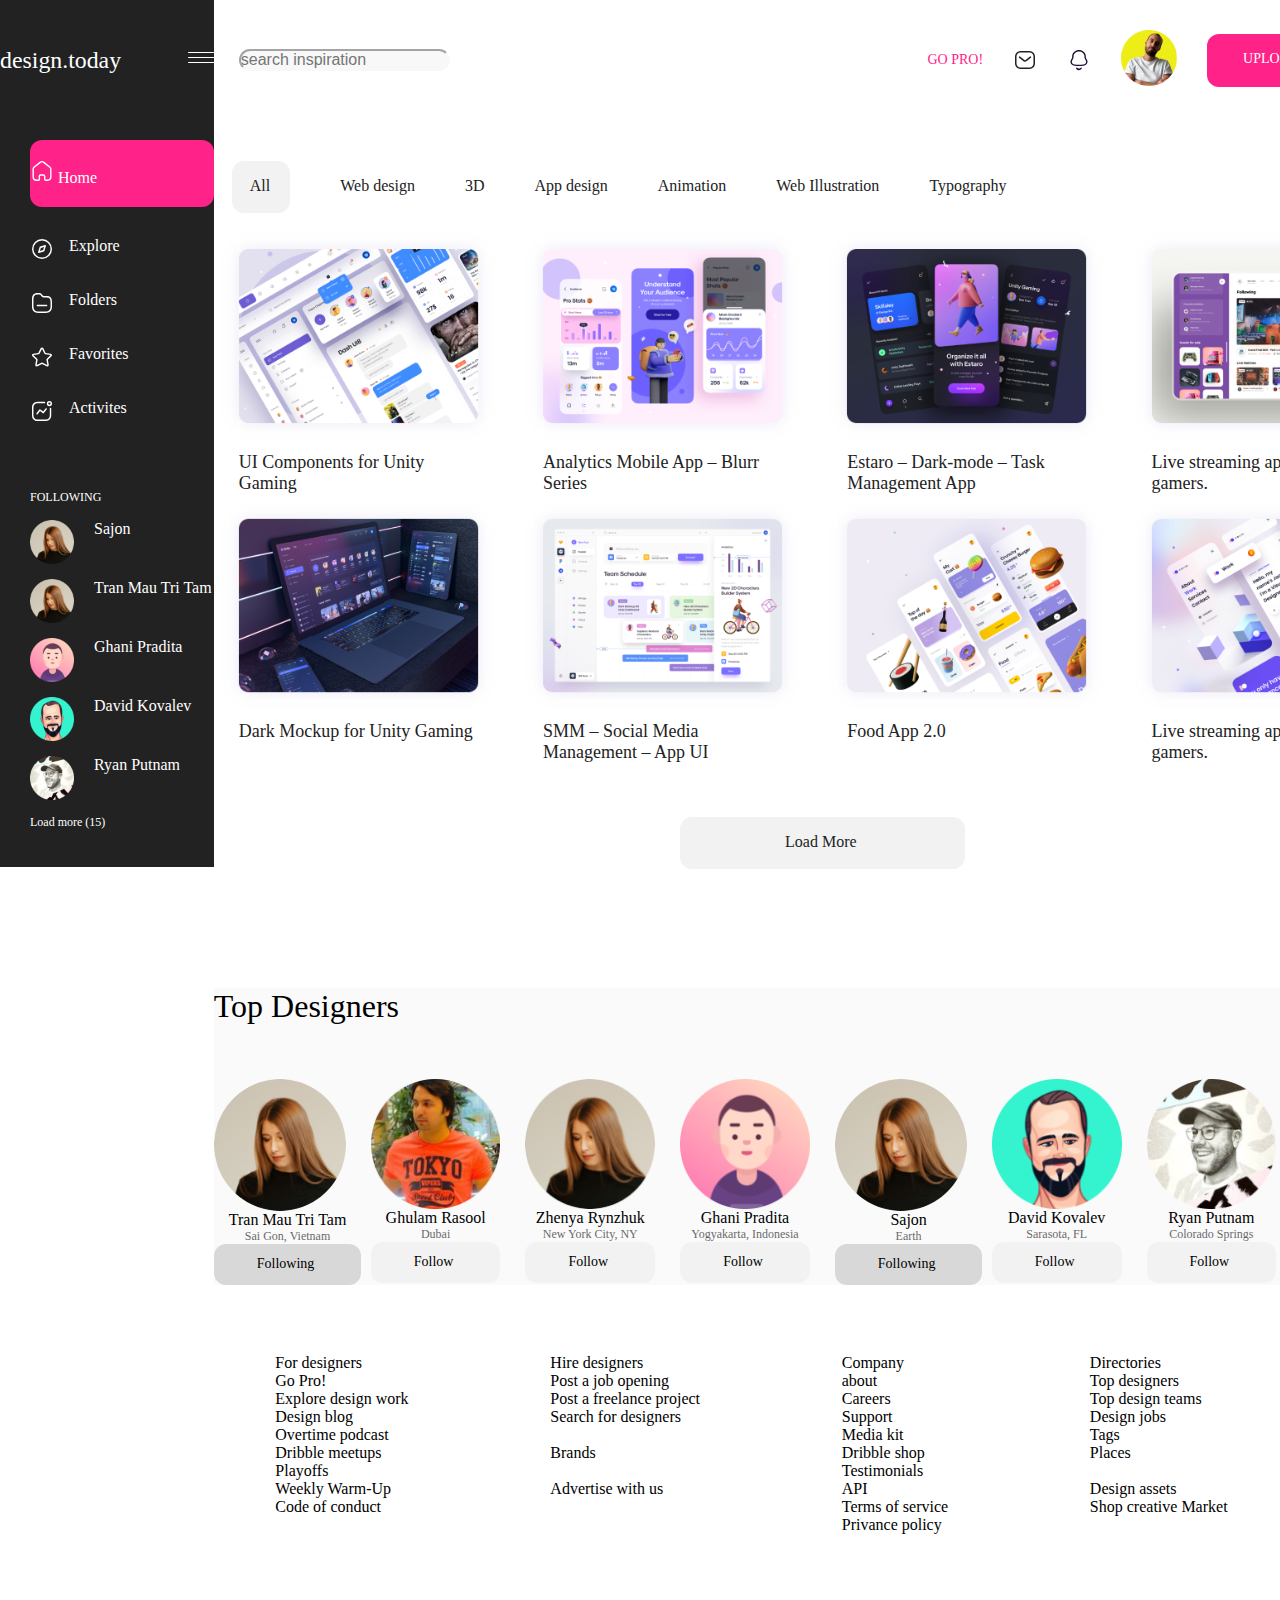
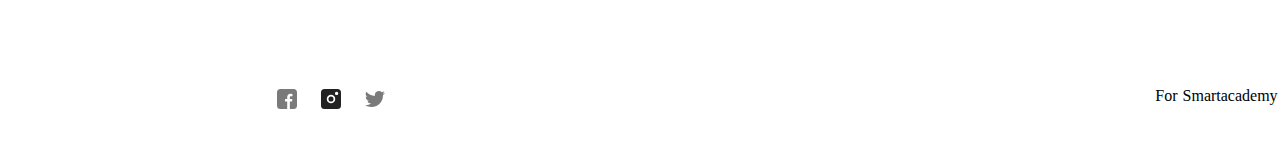
<file: index.html>
<!DOCTYPE html>
<html lang="en">
<head>
    <meta charset="UTF-8">
    <meta http-equiv="X-UA-Compatible" content="IE=edge">
    <meta name="viewport" content="width=device-width, initial-scale=1.0">
    <meta name="description" content="The web-site is for web-design, to chose web-designers, order the projects">
    <meta name="author" content="salome gelenidze">
    <meta name="keywords" content="web-design, web-development, web-designers, create web-page">

  <meta property="og:type" content="Website For web design" />
	<meta property="og:title" content="Design Today"/>
	<meta property="og:description" content="web-design, web-development, web-designers, create web-page" />
	<meta property="og:image" content="images\main-manu-img-1.png"/>


    <title>shualeduri</title>
    <link rel="stylesheet" type="text/css" href="css-files/style.css">
    <link rel="stylesheet" type="text/css" href="css-files/media.css">
    <link rel="stylesheet" type="text/css" href="css-files/font.css">
    
</head>
<body>
    <div class="conteiner">
	    <div class="parent">
	    	  <div class="box sidebar">
              <div class="black-box">
                <div class="elements-in-sidebar">
                  <section class="sidebar-flex-1">
                    <img class="design-today" src="images/design.today.svg" alt="design-today">
                    <a href="#"><img class="sidebar-img-1" src="images/sidebar-img-1.svg" alt="sidebar-icon"></a>
                  </section>
                  <section class="sidebar-flex-2">
                  <div class="sidebar-icon-section home-section">
                    <div class="home">
                      <img class="sidebar-icon" src="images/sidebar-icon-1.svg" alt="home-icon">
                      <a class="icon-text" href="#">Home</a>
                    </div> 
                  </div>
                  <div class="sidebar-icon-section">
                    <img class="sidebar-icon" src="images/sidebar-icon-2.svg" alt="explore-icon">
                    <a class="icon-text" href="#">Explore</a>
                  </div> 
                  <div class="sidebar-icon-section">
                    <img class="sidebar-icon" src="images/sidebar-icon-3.svg" alt="folders-icon">
                    <a class="icon-text" href="#">Folders</a>
                  </div> 
                  <div class="sidebar-icon-section">
                    <img class="sidebar-icon" src="images/sidebar-icon-4.svg" alt="favorites-icon">
                    <a class="icon-text" href="#">Favorites</a>
                  </div> 
                  <div class="sidebar-icon-section">
                    <img class="sidebar-icon" src="images/sidebar-icon-5.svg" alt="activites-icon">
                    <a class="icon-text" href="#">Activites</a>
                  </div>  
                  </section>
                  <section class="sidebar-flex-3">
                    <span class="navbar-text">FOLLOWING</span>
                    <div class="sidebar-designer-section">
                      <img class="sidebar-designers" src="images/designer-image-5.png" alt="Sajon">
                      <a class="icon-text" href="#">Sajon</a>
                    </div> 
                    <div class="sidebar-designer-section">
                      <img class="sidebar-designers" src="images/designer-image-1.png" alt="Tran-Mau">
                      <a class="icon-text" href="#">Tran Mau Tri Tam</a>
                    </div> 
                    <div class="sidebar-designer-section">
                      <img class="sidebar-designers" src="images/designer-image-4.png" alt="Ghani-Pradita">
                      <a class="icon-text" href="#">Ghani Pradita</a>
                    </div>
                    <div class="sidebar-designer-section">
                      <img class="sidebar-designers" src="images/designer-image-6.png" alt="David-Kovalev">
                      <a class="icon-text" href="#">David Kovalev</a>
                    </div>
                    <div class="sidebar-designer-section">
                      <img class="sidebar-designers" src="images/designer-image-7.png" alt="Ryan-Putnam">
                      <a class="icon-text" href="#">Ryan Putnam</a>
                    </div> 
                    <a class="navbar-text" href="#">Load more (15)</a> 
                    </section>  
                </div>  		
              </div>  
            </div>
		      <div class="box header-section">
              <header>
                <div class="header-icons">
                  <form class="search-box">
                    <input tipe="text" id="search" placeholder="search inspiration">
                      <!-- <a class="search-icon" href="#">
                        <img class="search-icon-image" src="images/search-icon.svg" alt="search-icon">
                      </a>   -->
                    </form> 
                    <span class="go-pro">GO PRO!</span>
                    <img class="envelope-icon" src="images/header-icon-1.svg" alt="envelope">
                    <img class="bell-icon" src="images/header-icon-2.svg" alt="bell">
                    <a href="table-page.html">
                       <img class="header-photo" src="images/header-photo.png" alt="round-img">
                      </a>   
                    <span class="upload-button">UPLOAD</span>
                </div>
              </header>
            </div>
		        <div class="main-menu">
              <div class="mid-conteiner">
                <navbar class="ul-and-filter">
                  <ul class="navbar-ul">
                    <li>
                      <a class="all" href="#">All</a>
                    </li>
                    <li>
                      <a href="#">Web design</a>
                    </li>
                    <li>
                      <a href="#">3D</a>
                    </li>
                    <li>
                      <a href="#">App design</a>
                    </li>
                    <li>
                      <a href="#">Animation</a>
                    </li>
                    <li>
                      <a href="#">Web Illustration</a>
                    </li>
                    <li>
                      <a href="#">Typography</a>
                    </li>
                  </ul>
                  <div class="filter-section">
                    <a class="filter" href="#">
                      <img src="images/filter-icon.svg" alt="filter-icon">
                      <span class="filt">Filter</span>
                    </a>
                  </div>  
                </navbar>
                <div class="grid-mid-menu">
                    <div class="box img-1">
                      <a href="#">
                         <img class="main-menu-img" src="images/main-manu-img-1.png" alt="ui-components">
                        </a>   
                      <div class="image-text-box">
                        <span class="image-text">UI Components for Unity Gaming</span>
                      </div>
                  </div>
                  <div class="box img-2">
                    <a href="#">
                      <img class="main-menu-img" src="images/main-manu-img-2.png" alt="Analytics-Mobile-App">
                    </a>  
                      <div class="image-text-box">
                        <span class="image-text">Analytics Mobile App – Blurr Series</span>
                      </div>
                  </div>
                  <div class="box img-3">
                    <a href="#">
                      <img class="main-menu-img" src="images/main-manu-img-3.png" alt="Live-streaming">
                    </a>  
                      <div class="image-text-box">
                        <span class="image-text">Estaro – Dark-mode – Task Management App</span>
                      </div>
                  </div>
                  <div class="box img-4">
                    <a href="#">
                      <img class="main-menu-img" src="images/main-manu-img-4.png" alt="Dark-Mockup">
                    </a>  
                      <div class="image-text-box">
                        <span class="image-text">Live streaming application for gamers.</span>
                      </div>
                  </div>
                  <div class="box img-5">
                    <a href="#">
                      <img class="main-menu-img" src="images/main-manu-img-5.png" alt="SMM">
                    </a>  
                      <div class="image-text-box">
                        <span class="image-text">Dark Mockup for Unity Gaming</span>
                      </div>
                  </div>
                  <div class="box img-6">
                    <a href="#">
                      <img class="main-menu-img" src="images/main-manu-img-6.png" alt="SMM">
                    </a>  
                      <div class="image-text-box">
                        <span class="image-text">SMM – Social Media Management – App UI</span>
                      </div>
                  </div>
                  <div class="box img-7">
                    <a href="#">
                      <img class="main-menu-img" src="images/main-manu-img-7.png" alt="food-app">
                    </a>  
                      <div class="image-text-box">
                        <span class="image-text">Food App 2.0</span>
                      </div>
                  </div>
                  <div class="box img-8">
                    <a href="#">
                      <img class="main-menu-img" src="images/main-manu-img-8.png" alt="Live-streaming">
                    </a>  
                      <div class="image-text-box">
                        <span class="image-text">Live streaming application for gamers.</span>
                      </div>
                  </div>
                </div>
                <div class="span-box">
                  <a href="#">
                    <span class="load-more">Load More</span>
                  </a>   
                </div>
              </div> 
            </div> 
            <div class="box designers-section">
              <div class="mid-conteiner designer-box">
                <div class="designer-box-flex">
                  <span class="top-designers">Top Designers</span>
                  <span class="view-all">View all</span>
                </div>
                <div class="round-images-flex">
                  <div class="round-img-section">
                    <img class="round-image" src="images/designer-image-1.png" alt="Tran-Mau-Tri-Tam">
                    <span class="name">Tran Mau Tri Tam</span>
                    <span class="country">Sai Gon, Vietnam</span>
                    <span class="following">Following</span>
                  </div>
                  <div class="round-img-section">
                    <img class="round-image" src="images/designer-image-2.png" alt="Ghulam-Rasool">
                    <span class="name">Ghulam Rasool</span>
                    <span class="country">Dubai</span>
                    <span class="follow">Follow</span>
                  </div>
                  <div class="round-img-section">
                    <img class="round-image" src="images/designer-image-3.png" alt="Zhenya-Rynzhuk">
                    <span class="name">Zhenya Rynzhuk</span>
                    <span class="country">New York City, NY</span>
                    <span class="follow">Follow</span>
                  </div>
                  <div class="round-img-section">
                    <img class="round-image" src="images/designer-image-4.png" alt="Ghani-Pradita">
                    <span class="name">Ghani Pradita</span>
                    <span class="country">Yogyakarta, Indonesia</span>
                    <span class="follow">Follow</span>
                  </div>
                  <div class="round-img-section">
                    <img class="round-image" src="images/designer-image-5.png" alt="Sajon">
                    <span class="name">Sajon</span>
                    <span class="country">Earth</span>
                    <span class="following">Following</span>
                  </div>
                  <div class="round-img-section">
                    <img class="round-image" src="images/designer-image-6.png" alt="David-Kovalev">
                    <span class="name">David Kovalev</span>
                    <span class="country">Sarasota, FL</span>
                    <span class="follow">Follow</span>
                  </div>
                  <div class="round-img-section">
                    <img class="round-image" src="images/designer-image-7.png" alt="Ryan-Putnam">
                    <span class="name">Ryan Putnam</span>
                    <span class="country"> Colorado Springs</span>
                    <span class="follow">Follow</span>
                  </div>
                  <div class="round-img-section">
                    <img class="round-image" src="images/designer-image-8.png" alt="Dmitry-Lauretsky">
                    <span class="name">Dmitry Lauretsky</span>
                    <span class="country">Omsk, Russia</span>
                    <span class="follow">Follow</span>
                  </div>  
                </div>
              </div>
            </div>
          <footer class="footer">
              <div class="footer-section">
                <div class="grid-table">
                  <div class="box footer-item-1">For designers</div>
                  <div class="box footer-item-2">Hire designers</div>
                  <div class="box footer-item-3">Company</div>
                  <div class="box footer-item-4">Directories</div>
                  <div class="box footer-item-5">Go Pro!</div>
                  <div class="box footer-item-6">Post a job opening</div>
                  <div class="box footer-item-7">about</div>
                  <div class="box footer-item-8">Top designers</div>
                  <div class="box footer-item-9">Explore design work</div>
                  <div class="box footer-item-10">Post a freelance project</div>
                  <div class="box footer-item-11">Careers</div>
                  <div class="box footer-item-12">Top design teams</div>
                  <div class="box footer-item-13">Design blog</div>
                  <div class="box footer-item-14">Search for designers</div>
                  <div class="box footer-item-15">Support</div>
                  <div class="box footer-item-16">Design jobs</div>
                  <div class="box footer-item-17">Overtime podcast</div>
                  <div class="box footer-item-18">Media kit</div>
                  <div class="box footer-item-19">Tags</div>
                  <div class="box footer-item-20">Dribble meetups</div>
                  <div class="box footer-item-21">Brands</div>
                  <div class="box footer-item-22">Dribble shop</div>
                  <div class="box footer-item-23">Places</div>
                  <div class="box footer-item-24">Playoffs</div>
                  <div class="box footer-item-25">Testimonials</div>
                  <div class="box footer-item-26">Weekly Warm-Up</div>
                  <div class="box footer-item-27">Advertise with us</div>
                  <div class="box footer-item-28">API</div>
                  <div class="box footer-item-29">Design assets</div>
                  <div class="box footer-item-30">Code of conduct</div>
                  <div class="box footer-item-31">Terms of service</div>
                  <div class="box footer-item-32">Shop creative Market</div>
                  <div class="box footer-item-33">Privance policy</div>
                </div>
                <div class="icons-for-flex">
                  <a class="social-icon" href="# target="blank"><img src="images/facebook-icon.svg" alt="facebook-icon"></a>
                  <a class="social-icon" href="# target="blank"><img src="images/instagram-icon.svg" alt="instagram-icon""></a>
                  <a class="social-icon" href="# target="blank"><img src="images/twitter-icon.svg" alt="twitter-icon""></a>
                  <div class="for-smartacademy">
                     <span class="for">For</span>
                     <span class="smartacademy">Smartacademy</span>
                  </div>
              </div>
                </div>
              </div>
            </footer>   
          </div>  
	    </div>	 
</body>
</html>
</file>
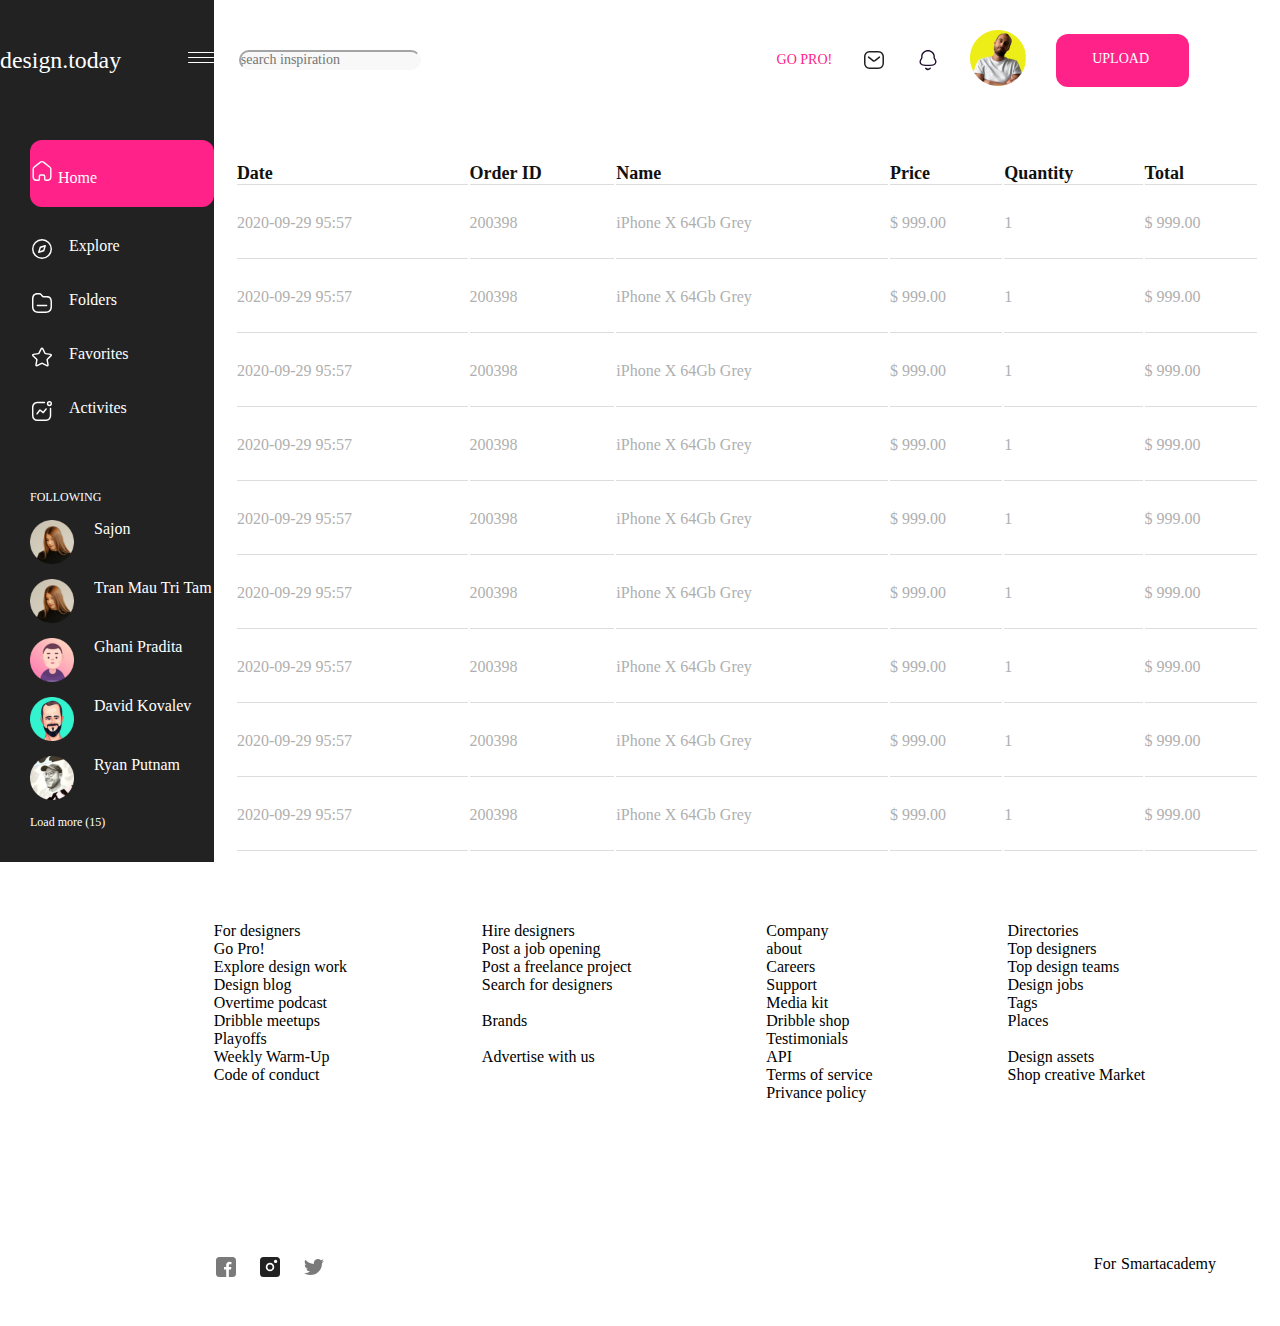
<file: table-page.html>
<!DOCTYPE html>
<html lang="en">
<head>
    <meta charset="UTF-8">
    <meta http-equiv="X-UA-Compatible" content="IE=edge">
    <meta name="viewport" content="width=device-width, initial-scale=1.0">
    <meta name="description" content="The web-site is for web-design, to chose web-designers, order the projects">
    <meta name="author" content="salome gelenidze">
    <meta name="keywords" content="web-design, web-development, web-designers, create web-page">

    <meta property="og:type" content="Website For web design" />
	<meta property="og:title" content="Design Today"/>
	<meta property="og:description" content="web-design, web-development, web-designers, create web-page" />
	<meta property="og:image" content="images\main-manu-img-1.png"/>
    <title>shualeduri</title>
    <link rel="stylesheet" type="text/css" href="css-files/second-page-style.css">
    <link rel="stylesheet" type="text/css" href="css-files/media.css">
    <link rel="stylesheet" type="text/css" href="css-files/font.css">
</head>
<body>
    <div class="conteiner">
	    <div class="parent">
	        <div class="box sidebar">
                <div class="black-box">
                    <div class="elements-in-sidebar">
                        <section class="sidebar-flex-1">
                          <img class="design-today" src="images/design.today.svg" alt="design-today">
                          <a href="#"><img class="sidebar-img-1" src="images/sidebar-img-1.svg" alt="sidebar-icon"></a>
                        </section>
                        <section class="sidebar-flex-2">
                            <div class="sidebar-icon-section home-section">
                               <div class="home">
                                  <img class="sidebar-icon" src="images/sidebar-icon-1.svg" alt="home-icon">
                                  <a class="icon-text" href="#">Home</a>
                                </div> 
                            </div>
                            <div class="sidebar-icon-section">
                               <img class="sidebar-icon" src="images/sidebar-icon-2.svg" alt="explore-icon">
                               <a class="icon-text" href="#">Explore</a>
                            </div> 
                            <div class="sidebar-icon-section">
                              <img class="sidebar-icon" src="images/sidebar-icon-3.svg" alt="folders-icon">
                              <a class="icon-text" href="#">Folders</a>
                            </div> 
                            <div class="sidebar-icon-section">
                              <img class="sidebar-icon" src="images/sidebar-icon-4.svg" alt="favorites-icon">
                              <a class="icon-text" href="#">Favorites</a>
                            </div> 
                            <div class="sidebar-icon-section">
                              <img class="sidebar-icon" src="images/sidebar-icon-5.svg" alt="activites-icon">
                             <a class="icon-text" href="#">Activites</a>
                            </div>  
                        </section>
                        <section class="sidebar-flex-3">
                            <span class="navbar-text">FOLLOWING</span>
                            <div class="sidebar-designer-section">
                              <img class="sidebar-designers" src="images/designer-image-5.png" alt="Sajon">
                              <a class="icon-text" href="#">Sajon</a>
                            </div> 
                            <div class="sidebar-designer-section">
                              <img class="sidebar-designers" src="images/designer-image-1.png" alt="Tran-Mau">
                              <a class="icon-text" href="#">Tran Mau Tri Tam</a>
                            </div> 
                            <div class="sidebar-designer-section">
                              <img class="sidebar-designers" src="images/designer-image-4.png" alt="Ghani-Pradita">
                              <a class="icon-text" href="#">Ghani Pradita</a>
                            </div>
                            <div class="sidebar-designer-section">
                              <img class="sidebar-designers" src="images/designer-image-6.png" alt="David-Kovalev">
                              <a class="icon-text" href="#">David Kovalev</a>
                            </div>
                            <div class="sidebar-designer-section">
                              <img class="sidebar-designers" src="images/designer-image-7.png" alt="Ryan-Putnam">
                              <a class="icon-text" href="#">Ryan Putnam</a>
                            </div> 
                            <a class="navbar-text" href="#">Load more (15)</a> 
                          </section>  
                        </div>  		
                      </div>  
                    </div>	        
            <div class="box header-section">
                <header>
                    <div class="header-icons">
                      <form class="first-item">
                        <input tipe="text" id="search" placeholder="search inspiration">
                      </form> 
                      <span class="go-pro">GO PRO!</span>
                      <img class="envelope-icon" src="images/header-icon-1.svg" alt="envelope">
                      <img class="bell-icon" src="images/header-icon-2.svg" alt="bell">
                      <a href="index.html">
                          <img class="header-photo" src="images/header-photo.png" alt="round-img">
                        </a>  
                      <span class="upload-button">UPLOAD</span>
                    </div>
                </header>
            </div>
            <div class="box table-section">
                <div class="table-conteiner">
                    <table>
                        <tr>
                          <th>Date</th>
                          <th>Order ID</th>
                          <th>Name</th>
                          <th>Price</th>
                          <th>Quantity</th>
                          <th>Total</th>
                        </tr>
                        <tr>
                          <td>2020-09-29 95:57</td>
                          <td>200398</td>
                          <td>iPhone X 64Gb Grey</td>
                          <td>$ 999.00</td>
                          <td>1</td>
                          <td>$ 999.00</td>
                        </tr>
                        <tr>
                          <td>2020-09-29 95:57</td>
                          <td>200398</td>
                          <td>iPhone X 64Gb Grey</td>
                          <td>$ 999.00</td>
                          <td>1</td>
                          <td>$ 999.00</td>
                        </tr>
                        <tr>
                          <td>2020-09-29 95:57</td>
                          <td>200398</td>
                          <td>iPhone X 64Gb Grey</td>
                          <td>$ 999.00</td>
                          <td>1</td>
                          <td>$ 999.00</td>
                        </tr>  
                        <tr>
                          <td>2020-09-29 95:57</td>
                          <td>200398</td>
                          <td>iPhone X 64Gb Grey</td>
                          <td>$ 999.00</td>
                          <td>1</td>
                          <td>$ 999.00</td>
                        </tr>
                        <tr>
                          <td>2020-09-29 95:57</td>
                          <td>200398</td>
                          <td>iPhone X 64Gb Grey</td>
                          <td>$ 999.00</td>
                          <td>1</td>
                          <td>$ 999.00</td>
                        </tr>
                        <tr>
                          <td>2020-09-29 95:57</td>
                          <td>200398</td>
                          <td>iPhone X 64Gb Grey</td>
                          <td>$ 999.00</td>
                          <td>1</td>
                          <td>$ 999.00</td>
                        </tr>
                        <tr>
                          <td>2020-09-29 95:57</td>
                          <td>200398</td>
                          <td>iPhone X 64Gb Grey</td>
                          <td>$ 999.00</td>
                          <td>1</td>
                          <td>$ 999.00</td>
                        </tr>
                        <tr>
                          <td>2020-09-29 95:57</td>
                          <td>200398</td>
                          <td>iPhone X 64Gb Grey</td>
                          <td>$ 999.00</td>
                          <td>1</td>
                          <td>$ 999.00</td>
                        </tr>
                        <tr>
                          <td>2020-09-29 95:57</td>
                          <td>200398</td>
                          <td>iPhone X 64Gb Grey</td>
                          <td>$ 999.00</td>
                          <td>1</td>
                          <td>$ 999.00</td>
                        </tr>
                    </table>

                </div>
            </div>
            <footer class="footer">
                <div class="footer-section">
                    <div class="grid-table">
                      <div class="box footer-item-1">For designers</div>
                      <div class="box footer-item-2">Hire designers</div>
                      <div class="box footer-item-3">Company</div>
                      <div class="box footer-item-4">Directories</div>
                      <div class="box footer-item-5">Go Pro!</div>
                      <div class="box footer-item-6">Post a job opening</div>
                      <div class="box footer-item-7">about</div>
                      <div class="box footer-item-8">Top designers</div>
                      <div class="box footer-item-9">Explore design work</div>
                      <div class="box footer-item-10">Post a freelance project</div>
                      <div class="box footer-item-11">Careers</div>
                      <div class="box footer-item-12">Top design teams</div>
                      <div class="box footer-item-13">Design blog</div>
                      <div class="box footer-item-14">Search for designers</div>
                      <div class="box footer-item-15">Support</div>
                      <div class="box footer-item-16">Design jobs</div>
                      <div class="box footer-item-17">Overtime podcast</div>
                      <div class="box footer-item-18">Media kit</div>
                      <div class="box footer-item-19">Tags</div>
                      <div class="box footer-item-20">Dribble meetups</div>
                      <div class="box footer-item-21">Brands</div>
                      <div class="box footer-item-22">Dribble shop</div>
                      <div class="box footer-item-23">Places</div>
                      <div class="box footer-item-24">Playoffs</div>
                      <div class="box footer-item-25">Testimonials</div>
                      <div class="box footer-item-26">Weekly Warm-Up</div>
                      <div class="box footer-item-27">Advertise with us</div>
                      <div class="box footer-item-28">API</div>
                      <div class="box footer-item-29">Design assets</div>
                      <div class="box footer-item-30">Code of conduct</div>
                      <div class="box footer-item-31">Terms of service</div>
                      <div class="box footer-item-32">Shop creative Market</div>
                      <div class="box footer-item-33">Privance policy</div>
                    </div>
                    <div class="icons-for-flex">
                        <a class="social-icon" href="# target="blank"><img src="images/facebook-icon.svg" alt="facebook-icon"></a>
                        <a class="social-icon" href="# target="blank"><img src="images/instagram-icon.svg" alt="instagram-icon""></a>
                        <a class="social-icon" href="# target="blank"><img src="images/twitter-icon.svg" alt="twitter-icon""></a>
                        <div class="for-smartacademy">
                           <span class="for">For</span>
                           <span class="smartacademy">Smartacademy</span>
                        </div>
                    </div>
                  </div>
            </footer>
        </div>
    </div>
</body>
</html>
</file>
<file: css-files/style.css>
*{
	margin: 0;
	padding: 0;
	box-sizing: border-box;
	font-size: 100%;
}
.conteiner {
	width: 100%;
	margin:  0 auto;
}
.parent {
	display: grid;
	grid-template-columns: 16.7% auto;
}

/* --styles for sidebar-- */
.sidebar {
    grid-row: span 4;
}
.black-box{
    max-width:319px;
    width:100%;
    margin:0 auto;
    height:49.3%;
    background-color:#222222;
    padding-top: 42px;
}
.elements-in-sidebar {
    max-width:220px;
    width:100%;
    margin:0 auto;
}
.sidebar-flex-1 {
    display: flex;
    justify-content: space-between;
    align-items: center;
    margin-bottom: 66px;
}
.design-today {
    max-width:146px;
    width:100%;
    font-family: 'Avenir-book';
}
.sidebar-img-1{
    max-width:26px;
    width:100%;
}
.sidebar-flex-2 {
    display:flex;
    flex-direction: column;
    gap:30px;
    padding-left: 30px;
}
.sidebar-icon{
    max-width:24px;
    width:100%;
}
.icon-text{
    color: #FFFFFF;
    font-size:16px;
    font-family: 'Avenir-Medium';
}
.sidebar-icon-section{
    display:flex;
    gap:15px;
}
.home-section{
    background-color: #FF2288;
    border-radius:12px;
}
.home{
    padding-top:19px;
    padding-bottom: 20px;
    border-radius:12px;
}
.sidebar-flex-3 {
    display:flex;
    flex-direction: column;
    gap:15px;
    padding-left: 30px;
    margin-top:67px;
}
.sidebar-designers{
    max-width: 44px;
    width:100%;
}
.sidebar-designer-section{
    display: flex;
    gap:20px;
}
.navbar-text {
    color:#FFFFFF;
    font-size: 12px;
    font-family: 'Avenir-heavy';
}

/* --Styles for header-- */
.header-icons {
    display: flex;
    gap: 30px;
    margin:30px 91px 71px 25px;
    align-items: center;
    justify-content: flex-end;  
}
.search-box {
    margin-right: auto;
    
}
.go-pro{
    color:#FF2288;
    font-size: 14px;
    font-family: 'Avenir-heavy';
}
.upload-button{
    background-color: #FF2288;
    color:#FFFFFF;
    font-size:14px;
    font-family: 'Avenir-heavy';
    padding: 17px 40px 20px 36px;
    border-radius: 12px;
}
#search {
    background-color: #F8F8F8;
    border-radius: 12px;
    outline: none;
    border-color: #F8F8F8;
    max-width: 446px;
    width:100%;
}


/* --styles for main menu-- */

.mid-conteiner {
    max-width: 1231px;
    width: 100%;
    margin: 0 auto;
}
.navbar-ul {
    display: flex;
    list-style-type: none;
    font-family: 'Avenir-heavy';
    gap: 50px;

}
.ul-and-filter {
    max-width: 1200px;
    width:100%;
    display: flex;
    justify-content: space-between;
    padding: 16px 20px 19px 18px;
}
a {
    text-decoration: none;
    color: #222222;
    font-family: 'Avenir-book';
    font-size:16px;
}
.all {
    background-color: #F2F2F2;
    border-radius: 12px;
    padding: 16px 20px 19px 18px;
}
.filter-section:{
    max-width: 157px;
    width:100%;
    background-color:#D8D8D8;
    border-radius: 12px;
    text-align: center;
}


.grid-mid-menu {
    width:100%;
    display: grid;
    grid-template-columns: auto auto auto auto;
    grid-template-rows: auto auto;
}  

.main-menu-img {
    max-width: 289px;
    width:100%;
}

.image-text {
    font-size: 18px;
    font-family: 'Avenir-Medium';
    color:#222222;
    opacity: 1;
}
.image-text-box{
    display: flex;
    max-width:289px;
    width:100%;
    flex-wrap: wrap;
    padding-left:25px;
    padding-right:25px;
    background-color: white;
    border-radius:12px;
    transition-property: all;
    transition-delay: 0.3s;
    transition-duration: 2s;
}
.image-text-box:hover{
    background-color: #FF2288;
}
.load-more {
    font-size:16px;
    font-family: 'Avenir-heavy';
    padding: 16px 108px 19px 105px;
    background-color: #F2F2F2;
    border-radius: 12px;
}
.span-box {
    max-width:289px;
    width:100%;
    margin:0 auto;
    text-align: center;
    margin-top:70px;
    margin-bottom: 70px;
}

/* --Styles for designers-section-- */


.designer-box {
background-color:#FAFAFA;
}
.designer-box-flex {
    display: flex;
    justify-content: space-between;
    margin-top: 67px; 
}
.top-designers {
    font-size: 32px;
    font-family: 'Avenir-heavy';
}
.view-all{
    font-size: 14px;
    font-family: 'Avenir-heavy';
    opacity: 0.3;
}
.round-images-flex{
   display: flex;
    justify-content: space-between;
    gap:25px;
    margin-top: 54px;
    text-align: center;
}
.round-img-section{
    max-width: 132px;
    width:100%;
    display: flex;
    flex-wrap: wrap;
    flex-direction: column;
}
.round-image {
    max-width: 132px;
    width:100%;
}
.name{
    font-size:16px;
    font-family: 'Avenir-Medium';
    opacity: 1;
}
.country{
    font-size:12px;
    font-family: 'Avenir-book';
    opacity: 0.6;
}
.following{
    background-color:#D8D8D8; 
    font-size: 14px;
    font-family: 'Avenir-heavy';
    padding: 12px 47px 13px 43px;
    opacity: 1;
    border-radius: 12px;
}
.follow{
    font-size: 14px;
    font-family: 'Avenir-heavy';
    padding: 12px 47px 13px 43px;
    opacity: 1;
    background-color: #F2F2F2;
    border-radius: 12px;
}

/* --Footer Styles-- */

.footer-section{
    max-width:1094px;
    width:100%;
    margin:0 auto;
}
.grid-table {
    display: grid;
    grid-template-columns: auto auto auto auto;
    grid-template-rows:auto auto auto auto auto auto auto auto auto auto auto;
    grid-auto-rows: minmax(21px, auto);
    margin-top:69px;
}

.footer-item-1 {
grid-row: span 2;
}
.footer-item-2 {
    grid-row: span 2;  
}
.footer-item-3 {
    grid-row: span 2;  
}
.footer-item-4 {
    grid-row: span 2;
}
.footer-item-14 {
    grid-row: span 2;   
}
.footer-item-32 {
    grid-row: span 2;    
}
.footer-item-23 {
    grid-row: span 2;    
}
.footer-item-21 {
    grid-row: span 2;    
}
.footer-item-27 {
    grid-row: span 3;    
}
.footer-item-30 {
    grid-row: span 2;    
}
.social-icon {
    max-width: 24px;
    width:100%;
    margin-right:20px;
}

.icons-for-flex {
    max-width: 1024px;
    width:100%;
    display: flex;
    justify-content: flex-end;
    margin-top: 153px;
    margin-bottom: 43px;
}
.for-smartacademy{
    margin-left: auto;
}

.for-smartacademy{
    display: flex;
    max-width: 144px;
    width:100%; 
}


.for {
    font-family: 'Avenir-book';
    font-size:16px;
    color:black;
    padding-right: 5px;
}
.smartacademy {
    font-family: 'Avenir-black';
    font-size:16px;
    color:black;
}
</file>
<file: css-files/media.css>
@media (max-width:1024px) {
    .sidebar-flex-1 {
        display: flex;
        flex-direction:column;
        align-content: center;  
        gap:5px;   
}
.home{
    padding: 0;
    display:flex;
    flex-direction: column;
    align-content: center;  
    gap:5px;
}
.home-section{
    background:none;
    border-radius: none;
}
.sidebar-icon-section{
    display:flex;
    flex-direction: column;
    align-content: center;  
    gap:5px;
}
.sidebar-designer-section {
    display: flex;
    flex-direction: column;
    align-content: center; 
    gap:5px;
}
.black-box{
    height: 100%;
}
.sidebar-flex-1 {
   margin-bottom: 25px;
}

.table-conteiner {
    margin-left:10px;
}
.search-box {
    margin-right: 0;
}
.header-icons {
    justify-content: center;  
}
.ul-and-filter {
    justify-content: center;
    gap:50px;
}
.grid-mid-menu {
    grid-template-columns: auto auto ;
    grid-template-rows: auto auto auto auto;
    justify-content: center;
    gap: 25px;
}
.ul-and-filter {
    justify-content: center;
   

.main-menu-img {
    max-width: 500px;
    width:100%;
}

.image-text-box{
    max-width:500px;
    width:100%;
    flex-wrap: wrap;
    padding-left:25px;
    padding-right:25px;
}
.designer-box-flex {
    flex-direction: column;
    align-content: center;
    gap: 20px;
    margin-top: 20px;
    text-align: center; 
}

.round-images-flex{
    display: grid;
    grid-template-columns: auto auto auto auto;
    grid-template-rows: auto auto;
    justify-content: center;
    gap: 25px;
}
.grid-table{
    margin-left: 30px;
}
</file>
<file: css-files/font.css>
@font-face {
	font-family: 'Avenir book';
	src:  url('./fonts/Avenir book.ttf') format('truetype');
}

@font-face {
	font-family: 'Avenir Medium';
	src:  url('./fonts/Avenir Medium.ttf') format('truetype');
}

@font-face {
	font-family: 'Avenir heavy';
	src:  url('./fonts/Avenir Heavy.ttf') format('truetype');
}

@font-face {
	font-family: 'Avenir black';
	src:  url('./fonts/Avenir black.ttf') format('truetype');
}
</file>
<file: css-files/second-page-style.css>
*{
	margin: 0;
	padding: 0;
	box-sizing: border-box;
	font-size: 100%;
}
.conteiner {
	width: 100%;
	margin:  0 auto;
}
.parent {
	display: grid;
	grid-template-columns: 16.7% auto;
}

/* --styles for sidebar-- */
.sidebar {
    grid-row: span 3;
}
.black-box{
    max-width:319px;
    width:100%;
    margin:0 auto;
    height:65%;
    background-color:#222222;
    padding-top: 42px;
}
.elements-in-sidebar {
    max-width:220px;
    width:100%;
    margin:0 auto;
}
.sidebar-flex-1 {
    display: flex;
    justify-content: space-between;
    align-items: center;
    margin-bottom: 66px;
}
.design-today {
    max-width:146px;
    width:100%;
    font-family: 'Avenir-book';
}
.sidebar-img-1{
    max-width:26px;
    width:100%;
}
.sidebar-flex-2 {
    display:flex;
    flex-direction: column;
    gap:30px;
    padding-left: 30px;
}
.sidebar-icon{
    max-width:24px;
    width:100%;
}
.icon-text{
    color: #FFFFFF;
    font-size:16px;
    font-family: 'Avenir-Medium';
}
.sidebar-icon-section{
    display:flex;
    gap:15px;
}
.home-section{
    background-color: #FF2288;
    border-radius:12px;
}
.home{
    padding-top:19px;
    padding-bottom: 20px;
    border-radius:12px;
}
.sidebar-flex-3 {
    display:flex;
    flex-direction: column;
    gap:15px;
    padding-left: 30px;
    margin-top:67px;
}
.sidebar-designers{
    max-width: 44px;
    width:100%;
}
.sidebar-designer-section{
    display: flex;
    gap:20px;
}
.navbar-text {
    color:#FFFFFF;
    font-size: 12px;
    font-family: 'Avenir-heavy';
}
    /* --styles for header-- */

.header-icons {
    display: flex;
    gap: 30px;
    margin:30px 91px 71px 25px;
    align-items: center;
    justify-content: flex-end;        
}
.first-item {
    margin-right: auto;
}
.go-pro{
    color:#FF2288;
    font-size: 14px;
    font-family: 'Avenir-heavy';
}
.upload-button{
    background-color: #FF2288;
    color:#FFFFFF;
    font-size:14px;
    font-family: 'Avenir-heavy';
    padding: 17px 40px 20px 36px;
    border-radius: 12px;
}
#search {
    background-color: #F8F8F8;
    border-radius: 12px;
    outline: none;
    border-color: #F8F8F8;
    max-width: 446px;
    width:100%;
    font-family: 'Avenir-heavy'; 
    font-size: 14px;
} 
/* --Footer Styles-- */

.footer-section{
    max-width:1094px;
    width:100%;
    margin:0 auto;
}
.grid-table {
    display: grid;
    grid-template-columns: auto auto auto auto;
    grid-template-rows:auto auto auto auto auto auto auto auto auto auto auto;
    grid-auto-rows: minmax(21px, auto);
    margin-top:69px;
}

.footer-item-1 {
grid-row: span 2;
}
.footer-item-2 {
    grid-row: span 2;  
}
.footer-item-3 {
    grid-row: span 2;  
}
.footer-item-4 {
    grid-row: span 2;
}
.footer-item-14 {
    grid-row: span 2;   
}
.footer-item-32 {
    grid-row: span 2;    
}
.footer-item-23 {
    grid-row: span 2;    
}
.footer-item-21 {
    grid-row: span 2;    
}
.footer-item-27 {
    grid-row: span 3;    
}
.footer-item-30 {
    grid-row: span 2;    
}
a {
    text-decoration: none;
    color: #ffff;
    font-family: 'Avenir-book';
    font-size:16px;
}
.social-icon {
    max-width: 24px;
    width:100%;
    margin-right:20px;
}

.icons-for-flex {
    max-width: 1024px;
    width:100%;
    display: flex;
    justify-content: flex-end;
    margin-top: 153px;
    margin-bottom: 43px;
}
.for-smartacademy{
    margin-left: auto;
}

.for-smartacademy{
    display: flex;
    max-width: 144px;
    width:100%; 
}


.for {
    font-family: 'Avenir-book';
    font-size:16px;
    color:black;
    padding-right: 5px;
}
.smartacademy {
    font-family: 'Avenir-black';
    font-size:16px;
    color:black;
} 

/* --table-section-- */


.table-conteiner {
    max-width: 1024px;
    width:100%;
    margin:0 auto;
}

 td {
    border-bottom: 1px solid #ddd;
    text-align: left;
    color:#AFAFAF;
    font-size:16px;
    font-family: 'Avenir-heavy'; 
    opacity: 1; 
  }
  th {
    border-bottom: 1px solid #ddd;
    text-align: left;
    color:#111111;
    font-size:18px;
    font-family: 'Avenir-heavy';  
    opacity: 1; 
  }
  table {
    width: 100%;
  }
  tr:hover {background-color: #FF2288;}
 
  td {
      height:72px;
  }
</file>
